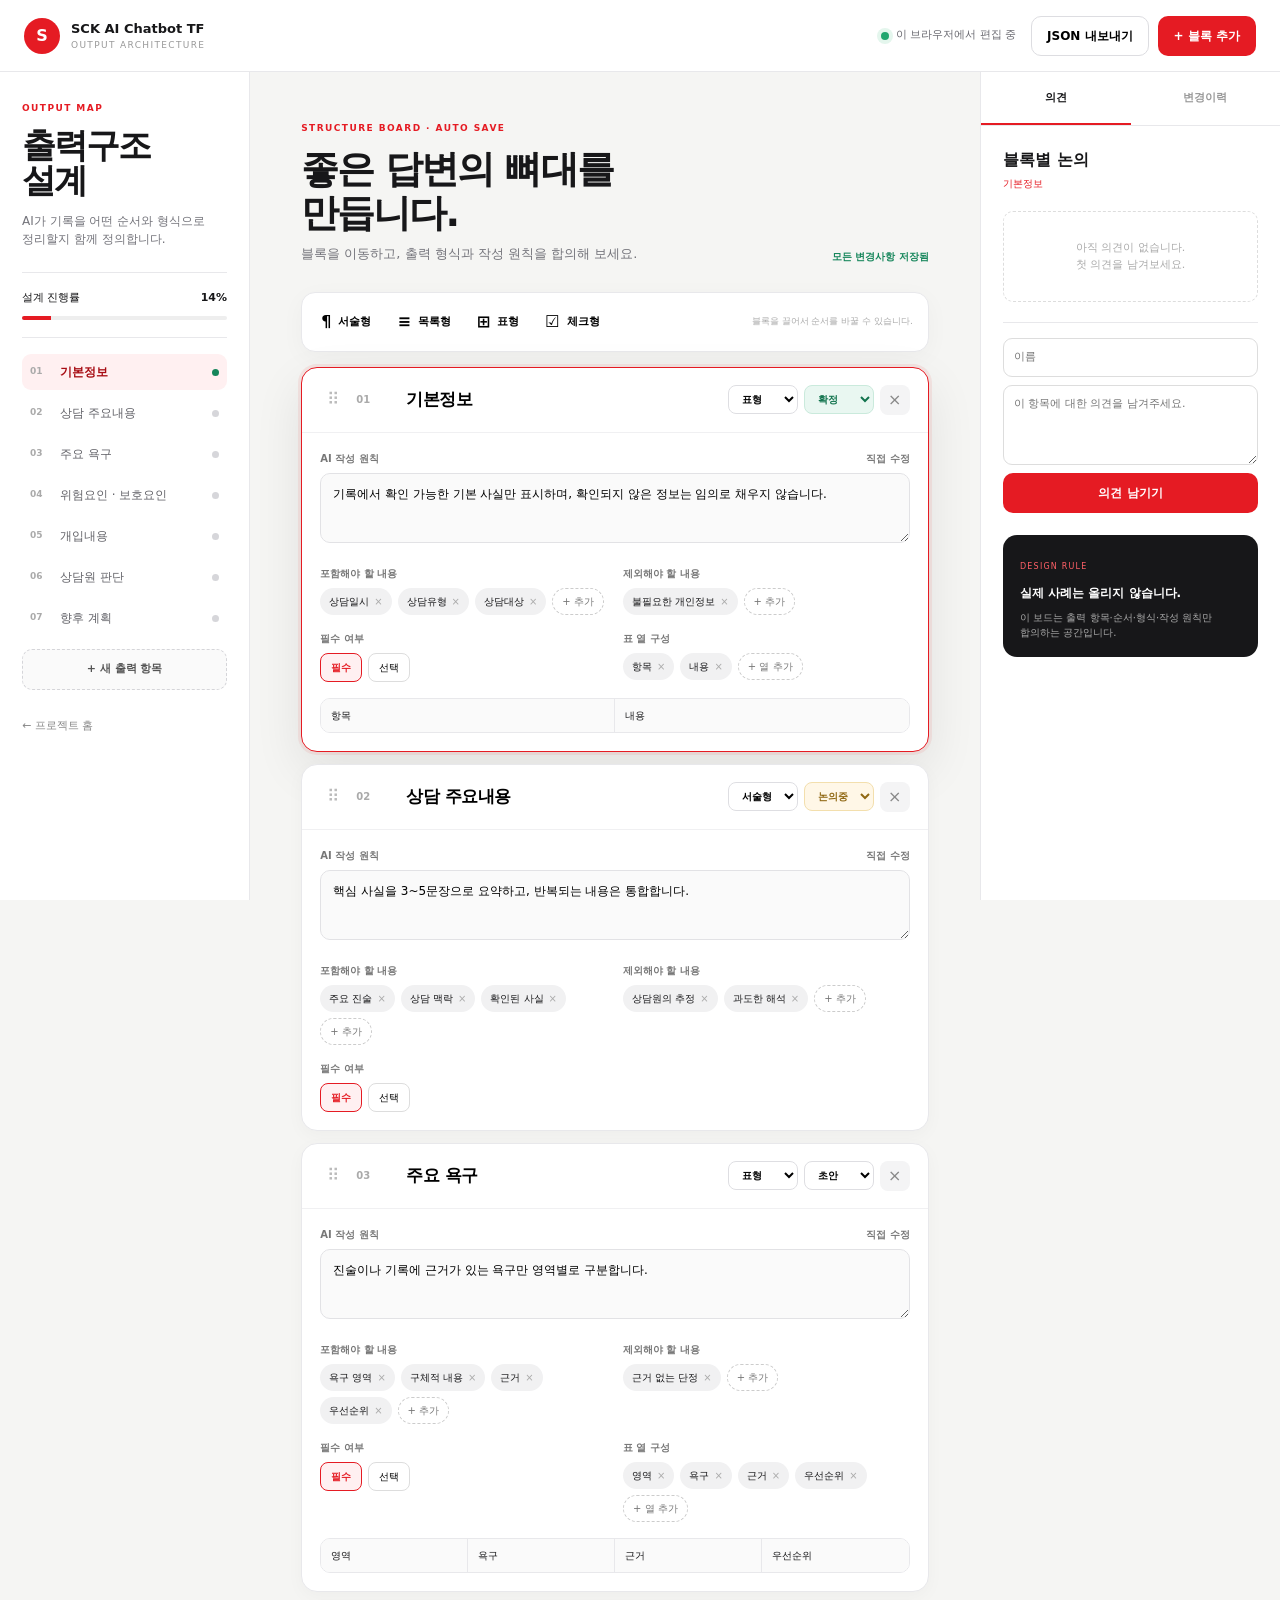
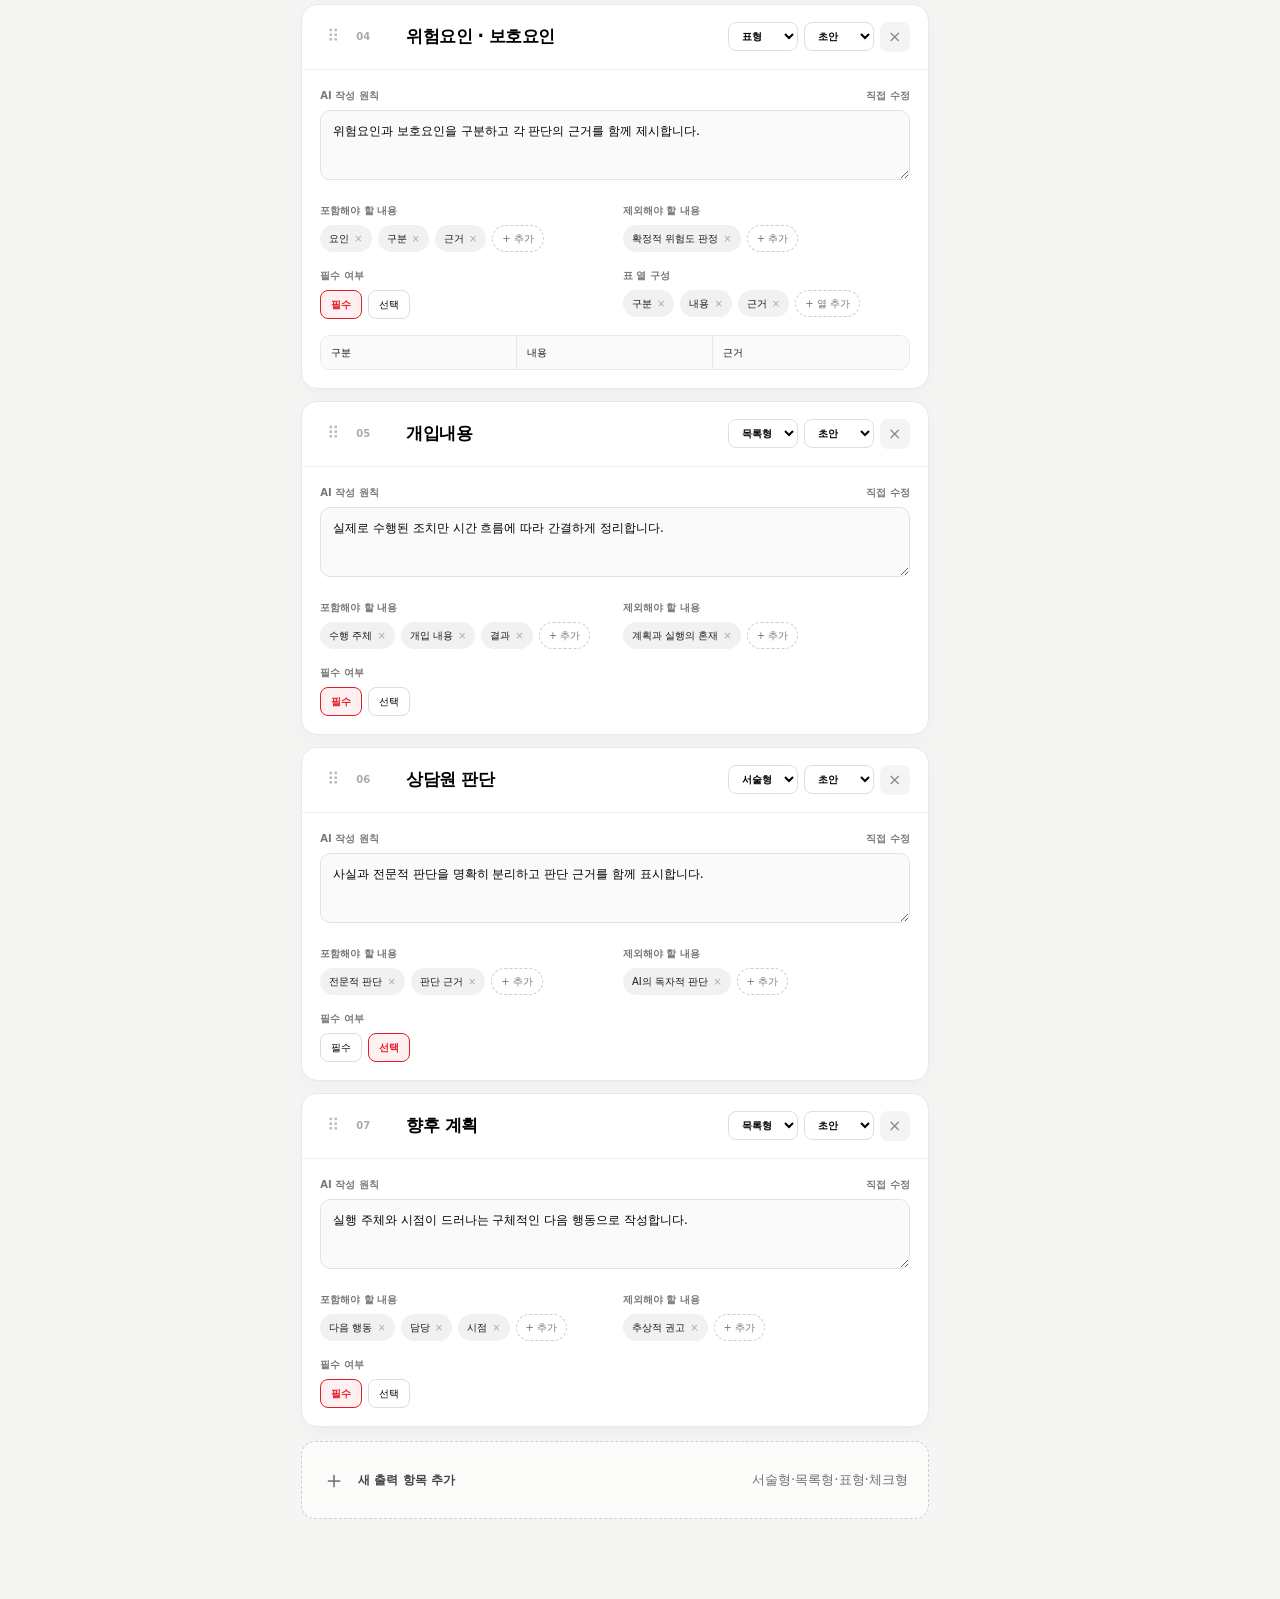
<file: output-structure.html>
<!doctype html>
<html lang="ko">
<head>
  <meta charset="utf-8">
  <meta name="viewport" content="width=device-width,initial-scale=1">
  <meta name="theme-color" content="#e51b23">
  <title>출력구조 설계 · SCK AI Chatbot TF</title>
  <link rel="stylesheet" href="output-structure.css">
</head>
<body>
  <header class="topbar">
    <a class="brand" href="./index.html"><span class="brand-mark">S</span><span><b>SCK AI Chatbot TF</b><small>OUTPUT ARCHITECTURE</small></span></a>
    <div class="top-actions">
      <div class="presence"><i></i><span id="presenceLabel">이 브라우저에서 편집 중</span></div>
      <button class="button ghost" id="exportBtn">JSON 내보내기</button>
      <button class="button primary" id="addBlockTop">+ 블록 추가</button>
    </div>
  </header>

  <main class="workspace">
    <aside class="outline-panel">
      <div class="panel-label">OUTPUT MAP</div>
      <h1>출력구조<br>설계</h1>
      <p>AI가 기록을 어떤 순서와 형식으로 정리할지 함께 정의합니다.</p>
      <div class="progress-wrap"><div><span>설계 진행률</span><b id="progressText">0%</b></div><div class="progress"><i id="progressBar"></i></div></div>
      <nav class="outline" id="outline"></nav>
      <button class="outline-add" id="addBlockSide">+ 새 출력 항목</button>
      <a class="back-link" href="./index.html">← 프로젝트 홈</a>
    </aside>

    <section class="canvas-panel">
      <div class="canvas-head">
        <div><span class="eyebrow">STRUCTURE BOARD · AUTO SAVE</span><h2>좋은 답변의 뼈대를 만듭니다.</h2><p>블록을 이동하고, 출력 형식과 작성 원칙을 합의해 보세요.</p></div>
        <div class="save-state"><span id="saveState">모든 변경사항 저장됨</span><time id="saveTime"></time></div>
      </div>
      <div class="canvas-tools" role="toolbar" aria-label="블록 추가">
        <button data-add-type="narrative"><b>¶</b><span>서술형</span></button>
        <button data-add-type="list"><b>≡</b><span>목록형</span></button>
        <button data-add-type="table"><b>⊞</b><span>표형</span></button>
        <button data-add-type="checklist"><b>☑</b><span>체크형</span></button>
        <span class="tool-hint">블록을 끌어서 순서를 바꿀 수 있습니다.</span>
      </div>
      <div class="block-list" id="blockList"></div>
      <button class="canvas-add" id="addBlockBottom"><span>＋</span><b>새 출력 항목 추가</b><small>서술형·목록형·표형·체크형</small></button>
    </section>

    <aside class="discussion-panel">
      <div class="tabs"><button class="active" data-tab="comments">의견</button><button data-tab="history">변경이력</button></div>
      <section class="tab-pane active" id="commentsPane">
        <div class="discussion-head"><h3>블록별 논의</h3><span id="selectedBlockLabel">블록을 선택하세요</span></div>
        <div class="comments" id="comments"></div>
        <form class="comment-form" id="commentForm">
          <input id="commentAuthor" maxlength="12" placeholder="이름" required>
          <textarea id="commentText" maxlength="240" placeholder="이 항목에 대한 의견을 남겨주세요." required></textarea>
          <button class="button primary" type="submit">의견 남기기</button>
        </form>
      </section>
      <section class="tab-pane" id="historyPane"><div class="history" id="history"></div></section>
      <div class="guide-card"><span>DESIGN RULE</span><strong>실제 사례는 올리지 않습니다.</strong><p>이 보드는 출력 항목·순서·형식·작성 원칙만 합의하는 공간입니다.</p></div>
    </aside>
  </main>

  <div class="modal" id="blockModal" aria-hidden="true">
    <div class="modal-card" role="dialog" aria-modal="true" aria-labelledby="modalTitle">
      <button class="modal-close" id="modalClose" aria-label="닫기">×</button>
      <span class="eyebrow">NEW OUTPUT BLOCK</span><h2 id="modalTitle">어떤 출력 항목을 만들까요?</h2>
      <div class="type-grid">
        <button data-modal-type="narrative"><b>¶</b><strong>서술형</strong><small>문장과 문단으로 요약</small></button>
        <button data-modal-type="list"><b>≡</b><strong>목록형</strong><small>핵심 내용을 항목화</small></button>
        <button data-modal-type="table"><b>⊞</b><strong>표형</strong><small>열 기준으로 구조화</small></button>
        <button data-modal-type="checklist"><b>☑</b><strong>체크형</strong><small>해당 여부를 명확히 표시</small></button>
      </div>
    </div>
  </div>
  <div class="toast" id="toast" role="status"></div>
  <script src="output-structure.js"></script>
</body>
</html>
</file>
<file: output-structure.css>
:root{--red:#e51b23;--red-soft:#fff0f1;--ink:#171719;--muted:#74747b;--line:#e8e8eb;--paper:#f5f5f3;--white:#fff;--green:#16865b;--shadow:0 18px 50px rgba(24,24,26,.09)}
*{box-sizing:border-box}html{scroll-behavior:smooth}body{margin:0;font-family:Inter,Pretendard,"Noto Sans KR",system-ui,sans-serif;color:var(--ink);background:var(--paper);line-height:1.5;word-break:keep-all;overflow-wrap:normal}button,input,textarea,select{font:inherit}button{cursor:pointer}a{color:inherit;text-decoration:none}.topbar{height:72px;background:#fff;border-bottom:1px solid var(--line);display:flex;align-items:center;justify-content:space-between;padding:0 24px;position:sticky;top:0;z-index:50}.brand{display:flex;align-items:center;gap:11px}.brand-mark{width:36px;height:36px;border-radius:50%;display:grid;place-items:center;background:var(--red);color:#fff;font-weight:900}.brand b,.brand small{display:block}.brand b{font-size:13px}.brand small{font-size:9px;letter-spacing:.15em;color:#999}.top-actions{display:flex;align-items:center;gap:9px}.button{border:1px solid transparent;border-radius:10px;min-height:40px;padding:0 15px;font-size:12px;font-weight:800;white-space:nowrap}.button.primary{background:var(--red);color:#fff}.button.ghost{background:#fff;border-color:#dddde1}.presence{display:flex;align-items:center;gap:7px;font-size:11px;color:#696970;margin-right:6px}.presence i{width:8px;height:8px;border-radius:50%;background:#21a66f;box-shadow:0 0 0 4px #e4f6ed}.workspace{display:grid;grid-template-columns:250px minmax(560px,1fr) 300px;min-height:calc(100vh - 72px)}.outline-panel,.discussion-panel{background:#fff;position:sticky;top:72px;height:calc(100vh - 72px);overflow:auto}.outline-panel{border-right:1px solid var(--line);padding:30px 22px}.discussion-panel{border-left:1px solid var(--line)}.panel-label,.eyebrow{font-size:9px;letter-spacing:.16em;font-weight:900;color:var(--red)}.outline-panel h1{font-size:34px;line-height:1.03;letter-spacing:-.06em;margin:12px 0 14px}.outline-panel>p{font-size:12px;color:var(--muted);margin:0 0 24px}.progress-wrap{border-top:1px solid var(--line);border-bottom:1px solid var(--line);padding:17px 0;margin-bottom:16px}.progress-wrap>div:first-child{display:flex;justify-content:space-between;font-size:11px}.progress{height:4px;background:#eee;border-radius:99px;margin-top:10px;overflow:hidden}.progress i{display:block;width:0;height:100%;background:var(--red);transition:.3s}.outline{display:grid;gap:5px}.outline-item{display:grid;grid-template-columns:24px 1fr auto;align-items:center;gap:6px;border:0;background:transparent;padding:9px 8px;border-radius:9px;text-align:left;width:100%;font-size:12px;color:#626268}.outline-item span:first-child{font-size:9px;color:#aaa;font-weight:800}.outline-item i{width:7px;height:7px;border-radius:50%;background:#d6d6da}.outline-item.done i{background:var(--green)}.outline-item.active{background:var(--red-soft);color:#a70c13;font-weight:800}.outline-add{width:100%;border:1px dashed #d5d5d9;background:#fafafa;border-radius:10px;padding:11px;margin-top:13px;color:#555;font-size:11px;font-weight:800}.back-link{display:block;margin-top:28px;font-size:11px;color:#888}.canvas-panel{padding:42px clamp(28px,4vw,62px) 80px;min-width:0}.canvas-head{display:flex;justify-content:space-between;gap:32px;align-items:flex-end;max-width:900px;margin:auto}.canvas-head h2{font-size:clamp(28px,3vw,42px);letter-spacing:-.05em;line-height:1.15;margin:9px 0}.canvas-head p{margin:0;color:var(--muted);font-size:13px}.save-state{text-align:right;min-width:135px}.save-state span,.save-state time{display:block;font-size:10px;color:#8b8b91}.save-state span{color:var(--green);font-weight:800}.canvas-tools{max-width:900px;margin:28px auto 15px;background:#fff;border:1px solid var(--line);border-radius:14px;padding:8px;display:flex;align-items:center;gap:4px;box-shadow:0 6px 24px rgba(0,0,0,.035)}.canvas-tools button{display:flex;gap:7px;align-items:center;border:0;background:transparent;border-radius:8px;padding:9px 11px;font-size:11px;font-weight:800}.canvas-tools button:hover{background:var(--red-soft);color:var(--red)}.canvas-tools b{font-size:16px}.tool-hint{margin-left:auto;color:#aaa;font-size:9px;padding-right:7px}.block-list{max-width:900px;margin:auto;display:grid;gap:12px}.output-block{background:#fff;border:1px solid var(--line);border-radius:16px;box-shadow:0 5px 18px rgba(0,0,0,.03);overflow:hidden;transition:.2s}.output-block:hover{border-color:#d4d4d8}.output-block.selected{border-color:var(--red);box-shadow:0 0 0 3px rgba(229,27,35,.08),var(--shadow)}.output-block.dragging{opacity:.45}.output-block.drag-over{transform:translateY(5px);border-top:3px solid var(--red)}.block-top{display:grid;grid-template-columns:26px 38px 1fr auto;gap:10px;align-items:center;padding:17px 18px;border-bottom:1px solid #f0f0f2}.drag-handle{border:0;background:none;color:#bbb;font-size:17px;cursor:grab;padding:0}.block-number{font-size:10px;font-weight:900;color:#aaa}.block-title{border:0;background:transparent;font-size:17px;font-weight:850;letter-spacing:-.03em;width:100%;outline:none}.block-actions{display:flex;align-items:center;gap:6px}.status-select,.format-select{border:1px solid #dedee2;border-radius:8px;background:#fff;padding:7px 9px;font-size:10px;font-weight:800}.status-select[data-status="confirmed"]{background:#e9f7f1;border-color:#caeadc;color:#12744e}.status-select[data-status="review"]{background:#fff7e7;border-color:#f3dfad;color:#906813}.icon-btn{border:0;background:#f4f4f5;border-radius:8px;width:30px;height:30px;color:#888}.block-body{padding:18px;display:grid;grid-template-columns:1fr 1fr;gap:16px}.field.full{grid-column:1/-1}.field label{display:flex;justify-content:space-between;font-size:10px;font-weight:900;color:#777;margin-bottom:7px}.field textarea,.field input{width:100%;border:1px solid #e2e2e5;border-radius:10px;padding:11px 12px;background:#fafafa;outline:none;font-size:12px;resize:vertical;min-height:70px}.field input{min-height:39px}.field textarea:focus,.field input:focus{border-color:var(--red);background:#fff;box-shadow:0 0 0 3px rgba(229,27,35,.07)}.chips{display:flex;flex-wrap:wrap;gap:6px}.chip{display:inline-flex;align-items:center;gap:5px;background:#f1f1f2;border-radius:999px;padding:6px 9px;font-size:10px}.chip button{border:0;background:none;color:#aaa;padding:0}.chip-add{border:1px dashed #ccc;background:#fff;border-radius:999px;padding:5px 9px;font-size:10px;color:#777}.required-toggle{display:flex;gap:6px}.required-toggle button{border:1px solid #ddd;background:#fff;border-radius:8px;padding:6px 10px;font-size:10px}.required-toggle button.active{border-color:var(--red);background:var(--red-soft);color:var(--red);font-weight:800}.table-preview{grid-column:1/-1;border:1px solid var(--line);border-radius:10px;overflow:auto}.table-row{display:grid;grid-auto-flow:column;grid-auto-columns:minmax(110px,1fr)}.table-cell{border-right:1px solid var(--line);padding:9px 10px;font-size:10px;background:#fafafa}.table-cell:last-child{border:0}.canvas-add{max-width:900px;width:100%;margin:14px auto 0;border:1px dashed #cfcfd4;background:rgba(255,255,255,.55);border-radius:14px;padding:20px;display:grid;grid-template-columns:36px auto 1fr;align-items:center;text-align:left;color:#707078}.canvas-add span{font-size:24px}.canvas-add b{font-size:12px;color:#444}.canvas-add small{text-align:right}.tabs{height:54px;display:grid;grid-template-columns:1fr 1fr;border-bottom:1px solid var(--line)}.tabs button{border:0;background:#fff;font-size:11px;font-weight:800;color:#999}.tabs button.active{color:var(--ink);box-shadow:inset 0 -2px var(--red)}.tab-pane{display:none;padding:22px}.tab-pane.active{display:block}.discussion-head h3{font-size:16px;margin:0}.discussion-head span{display:block;font-size:10px;color:var(--red);margin-top:4px}.comments,.history{display:grid;gap:10px;margin:20px 0}.empty{font-size:11px;color:#aaa;padding:28px 10px;text-align:center;border:1px dashed #ddd;border-radius:10px}.comment{background:#f6f6f5;border-radius:11px;padding:12px}.comment header{display:flex;justify-content:space-between;font-size:9px;color:#999}.comment strong{color:#333}.comment p{font-size:11px;margin:7px 0 0}.comment-form{border-top:1px solid var(--line);padding-top:15px;display:grid;gap:8px}.comment-form input,.comment-form textarea{border:1px solid #ddd;border-radius:9px;padding:10px;font-size:11px;resize:vertical}.comment-form textarea{min-height:80px}.history-item{border-left:2px solid #ddd;padding:2px 0 2px 10px}.history-item b,.history-item span{display:block;font-size:10px}.history-item span{color:#999;margin-top:2px}.guide-card{margin:0 22px 22px;background:#171719;color:#fff;border-radius:14px;padding:17px}.guide-card span{font-size:8px;letter-spacing:.15em;color:#ff6067}.guide-card strong{display:block;font-size:12px;margin:8px 0}.guide-card p{font-size:10px;color:#aaa;margin:0}.modal{position:fixed;inset:0;background:rgba(15,15,17,.55);backdrop-filter:blur(6px);display:none;place-items:center;z-index:100;padding:20px}.modal.open{display:grid}.modal-card{background:#fff;border-radius:20px;padding:30px;width:min(590px,100%);position:relative;box-shadow:0 30px 80px rgba(0,0,0,.2)}.modal-close{position:absolute;right:16px;top:14px;border:0;background:none;font-size:25px}.modal-card h2{font-size:25px;letter-spacing:-.04em;margin:8px 0 22px}.type-grid{display:grid;grid-template-columns:1fr 1fr;gap:9px}.type-grid button{border:1px solid var(--line);background:#fff;border-radius:12px;padding:16px;text-align:left}.type-grid button:hover{border-color:var(--red);background:var(--red-soft)}.type-grid b,.type-grid strong,.type-grid small{display:block}.type-grid b{font-size:22px;color:var(--red)}.type-grid strong{font-size:13px;margin-top:7px}.type-grid small{color:#888;margin-top:3px}.toast{position:fixed;left:50%;bottom:24px;transform:translate(-50%,20px);background:#171719;color:#fff;padding:11px 16px;border-radius:999px;font-size:11px;opacity:0;pointer-events:none;transition:.25s;z-index:120}.toast.show{opacity:1;transform:translate(-50%,0)}
@media(max-width:1180px){.workspace{grid-template-columns:220px 1fr}.discussion-panel{position:fixed;right:0;top:72px;width:320px;z-index:40;box-shadow:-18px 0 40px rgba(0,0,0,.08);transform:translateX(calc(100% - 10px));transition:.25s}.discussion-panel:hover,.discussion-panel:focus-within{transform:none}.canvas-panel{padding-right:42px}.tool-hint{display:none}}
@media(max-width:760px){.topbar{padding:0 14px}.brand small,.presence,.button.ghost{display:none}.workspace{display:block}.outline-panel{position:relative;top:0;height:auto;border-right:0;border-bottom:1px solid var(--line);padding:22px}.outline-panel h1{font-size:28px}.outline-panel>p,.progress-wrap,.outline,.back-link{display:none}.outline-add{margin:0}.canvas-panel{padding:28px 15px 70px}.canvas-head{display:block}.save-state{text-align:left;margin-top:12px}.canvas-tools{overflow:auto}.canvas-tools button{min-width:max-content}.block-body{grid-template-columns:1fr}.field.full,.table-preview{grid-column:1}.block-top{grid-template-columns:22px 25px 1fr}.block-actions{grid-column:3;justify-content:flex-start;flex-wrap:wrap}.discussion-panel{display:none}.canvas-add{grid-template-columns:36px 1fr}.canvas-add small{display:none}.type-grid{grid-template-columns:1fr}.output-block{border-radius:13px}}
@media(prefers-reduced-motion:reduce){*{scroll-behavior:auto!important;transition:none!important}}
</file>
